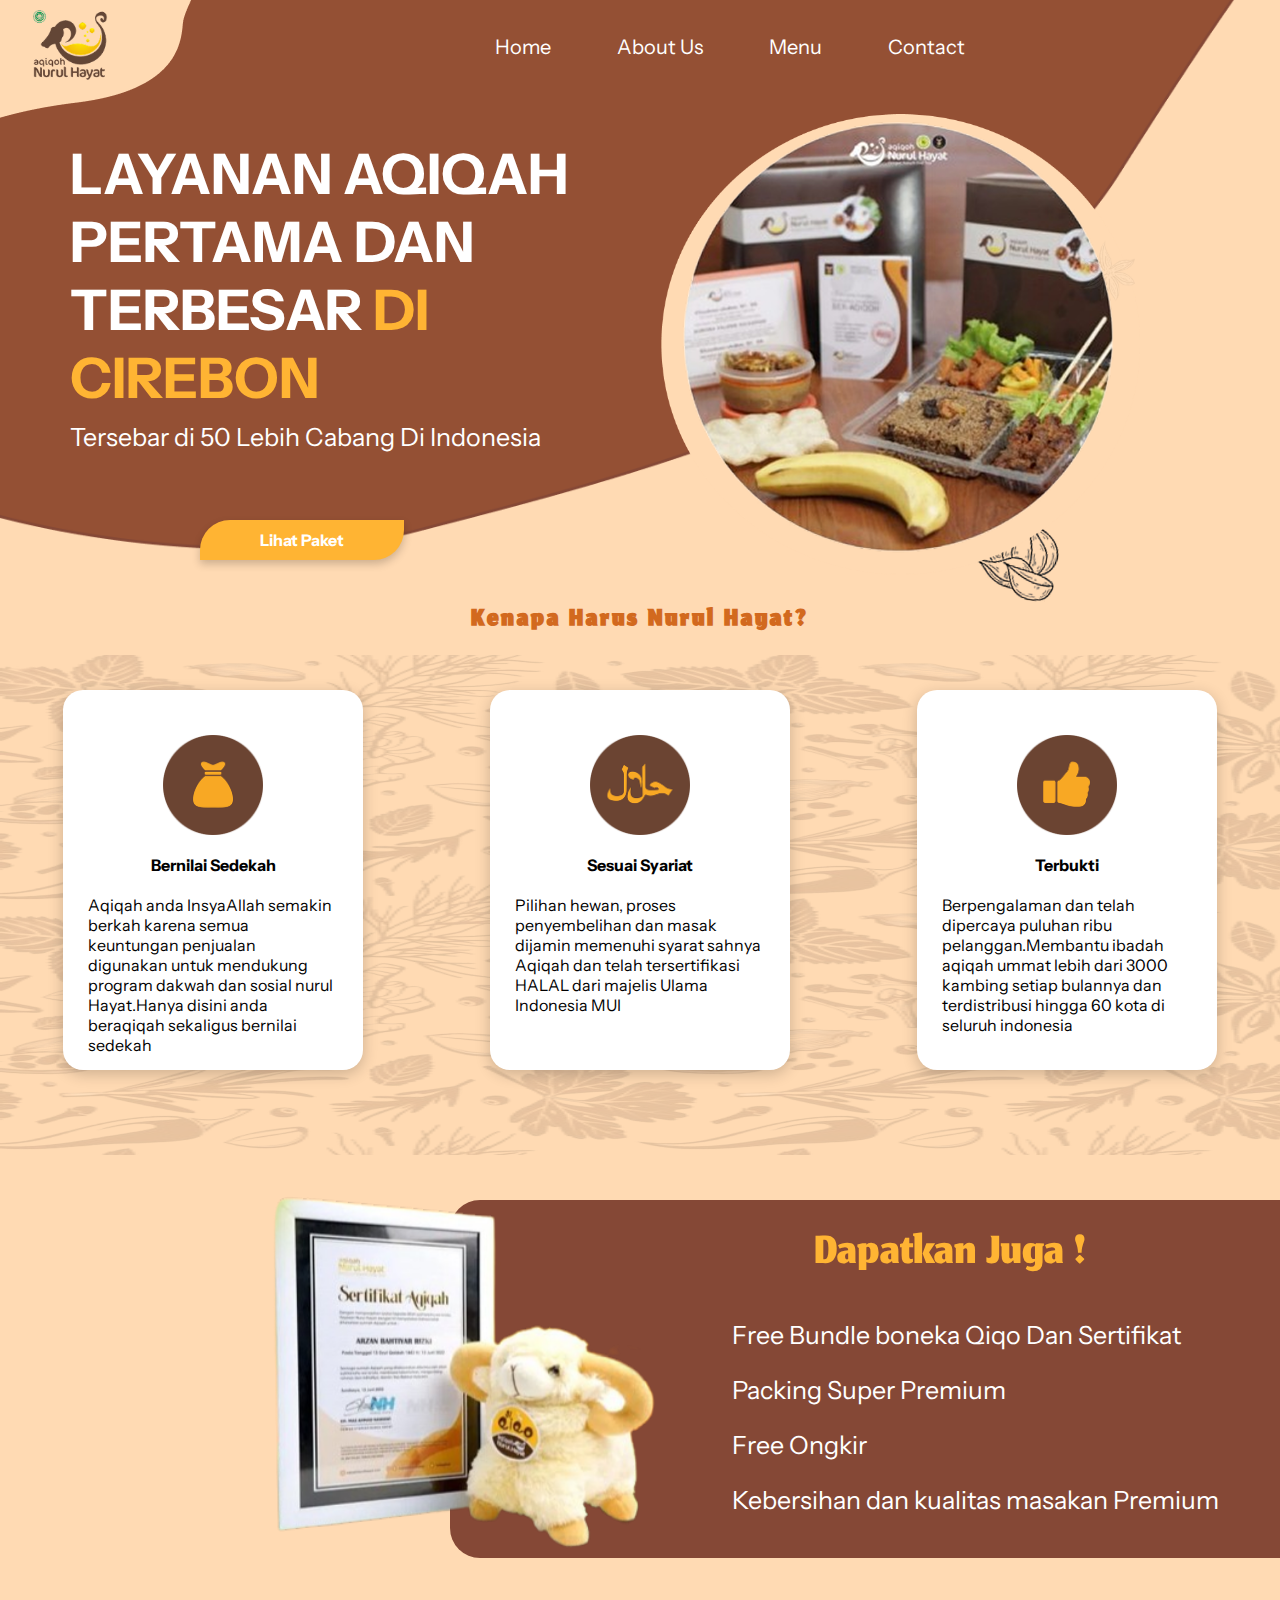
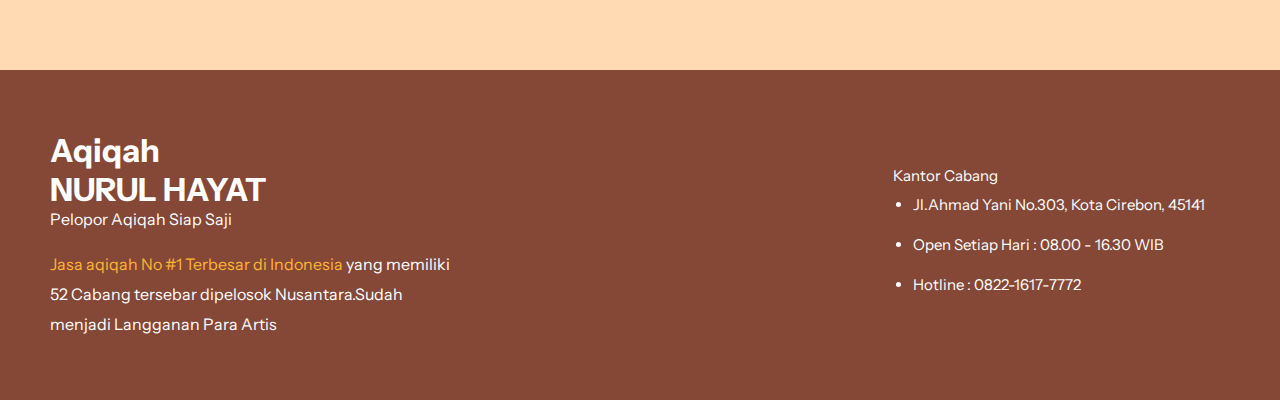
<file: index.html>
<!DOCTYPE html>
<html lang="en">
<head>
    <meta charset="UTF-8">
    <meta name="viewport" content="width=device-width, initial-scale=1.0">
    <title>Nurul Hayat</title>
    <link rel="stylesheet" href="style/style.css">
</head>
<body>
    <div class="home">
        <img class="logo-s" src="img/Ellipse 15.png" alt="">
        <img class="logo" src="img/logo_nh 1.png" alt="">
        <img class="shapes1" src="img/Vector3.png" alt="">
        <div class="nav">
            <a href="index.html">Home</a>
            <a href="about.html">About Us</a>
            <a href="menu.html">Menu</a>
            <a href="contact.html">Contact</a>
        </div>
        <div class="home-text">
            <h1>LAYANAN AQIQAH PERTAMA DAN TERBESAR <span>DI CIREBON</span></h1>
            <p class="p-home" >Tersebar di 50 Lebih Cabang Di Indonesia</p>
        </div>
        <img class="img-lpage" src="img/pc.png" alt="">
        <a class="lihatpaket" href="">Lihat Paket</a>
        </div>

    
    <section class="home2">
        <img class="background" src="img/background.png" alt="">
        <div class="home2-heading">

        </div>
        <h1>Kenapa Harus Nurul Hayat?</h1>
        <div class="home-cardwhy">
            <div class="cardwhy">
                <div class="cardwhy-content">
                    <img src="img/why3.png" alt="">
                </div>
                <div class="cardwhy-content">
                    <h4>Bernilai Sedekah</h4>
                </div>
                
                <div class="cardwhy-content">
                    <p>Aqiqah anda InsyaAllah  semakin berkah karena semua keuntungan penjualan digunakan untuk  mendukung program dakwah dan sosial nurul Hayat.Hanya disini anda beraqiqah sekaligus bernilai sedekah</p>
                </div>
                
            </div>
            <div class="cardwhy">
                <div class="cardwhy-content">
                    <img src="img/why2.png" alt="">
                </div>
                <div class="cardwhy-content">
                    <h4>Sesuai Syariat </h4>
                </div>
                <div class="cardwhy-content">
                    <p>Pilihan hewan, proses penyembelihan dan masak dijamin memenuhi syarat sahnya Aqiqah dan telah tersertifikasi HALAL dari majelis Ulama Indonesia MUI</p>
                </div>
                
            </div>
            <div class="cardwhy">
                <div class="cardwhy-content">
                    <img src="img/why1.png" alt="">
                </div>
                <div class="cardwhy-content">
                    <h4>Terbukti</h4>
                </div>
                <div class="cardwhy-content">
                    <p>Berpengalaman dan telah dipercaya puluhan ribu pelanggan.Membantu ibadah aqiqah ummat lebih dari 3000 kambing setiap bulannya dan terdistribusi hingga 60 kota di seluruh indonesia</p>
                </div>
                
            </div>
        </div>
    </section>

    <section class="home3">
        <div class="home-card3">
            <img src="img/qqo.png" alt="">
            <div class="card3">
            <div class="card3-content">
                <div class="content3">
                    <p>Dapatkan Juga !</p>
                </div>
                <div class="content3">
                    <ul>
                        <li>Free Bundle boneka Qiqo Dan Sertifikat</li>
                        <li>Packing Super Premium</li>
                        <li>Free Ongkir</li>
                        <li>Kebersihan dan kualitas masakan Premium</li>
                    </ul>
                </div>
            </div>
            
        </div>
        </div>
        
    </section>

    <section class="footer">
        <div class="footer-content">
            <div class="fcontent">
                <h1>Aqiqah</h1>
                <h1>NURUL HAYAT</h1>
                <p>Pelopor Aqiqah Siap Saji</p>
            </div>
            <div class="fcontent-bottom">
                <p><span>Jasa aqiqah No #1  Terbesar di Indonesia</span> yang memiliki 52 Cabang tersebar dipelosok Nusantara.Sudah menjadi Langganan Para Artis</p>
            </div>
        </div>
        <div class="footer-content2">
            <p>Kantor Cabang</p>
            <ul>
                <li>Jl.Ahmad Yani No.303, Kota Cirebon, 45141</li>
                <li>Open Setiap Hari : 08.00 - 16.30 WIB</li>
                <li>Hotline : 0822-1617-7772</li>
            </ul>
        </div>
    </section>
    
</body>
</html>
</file>
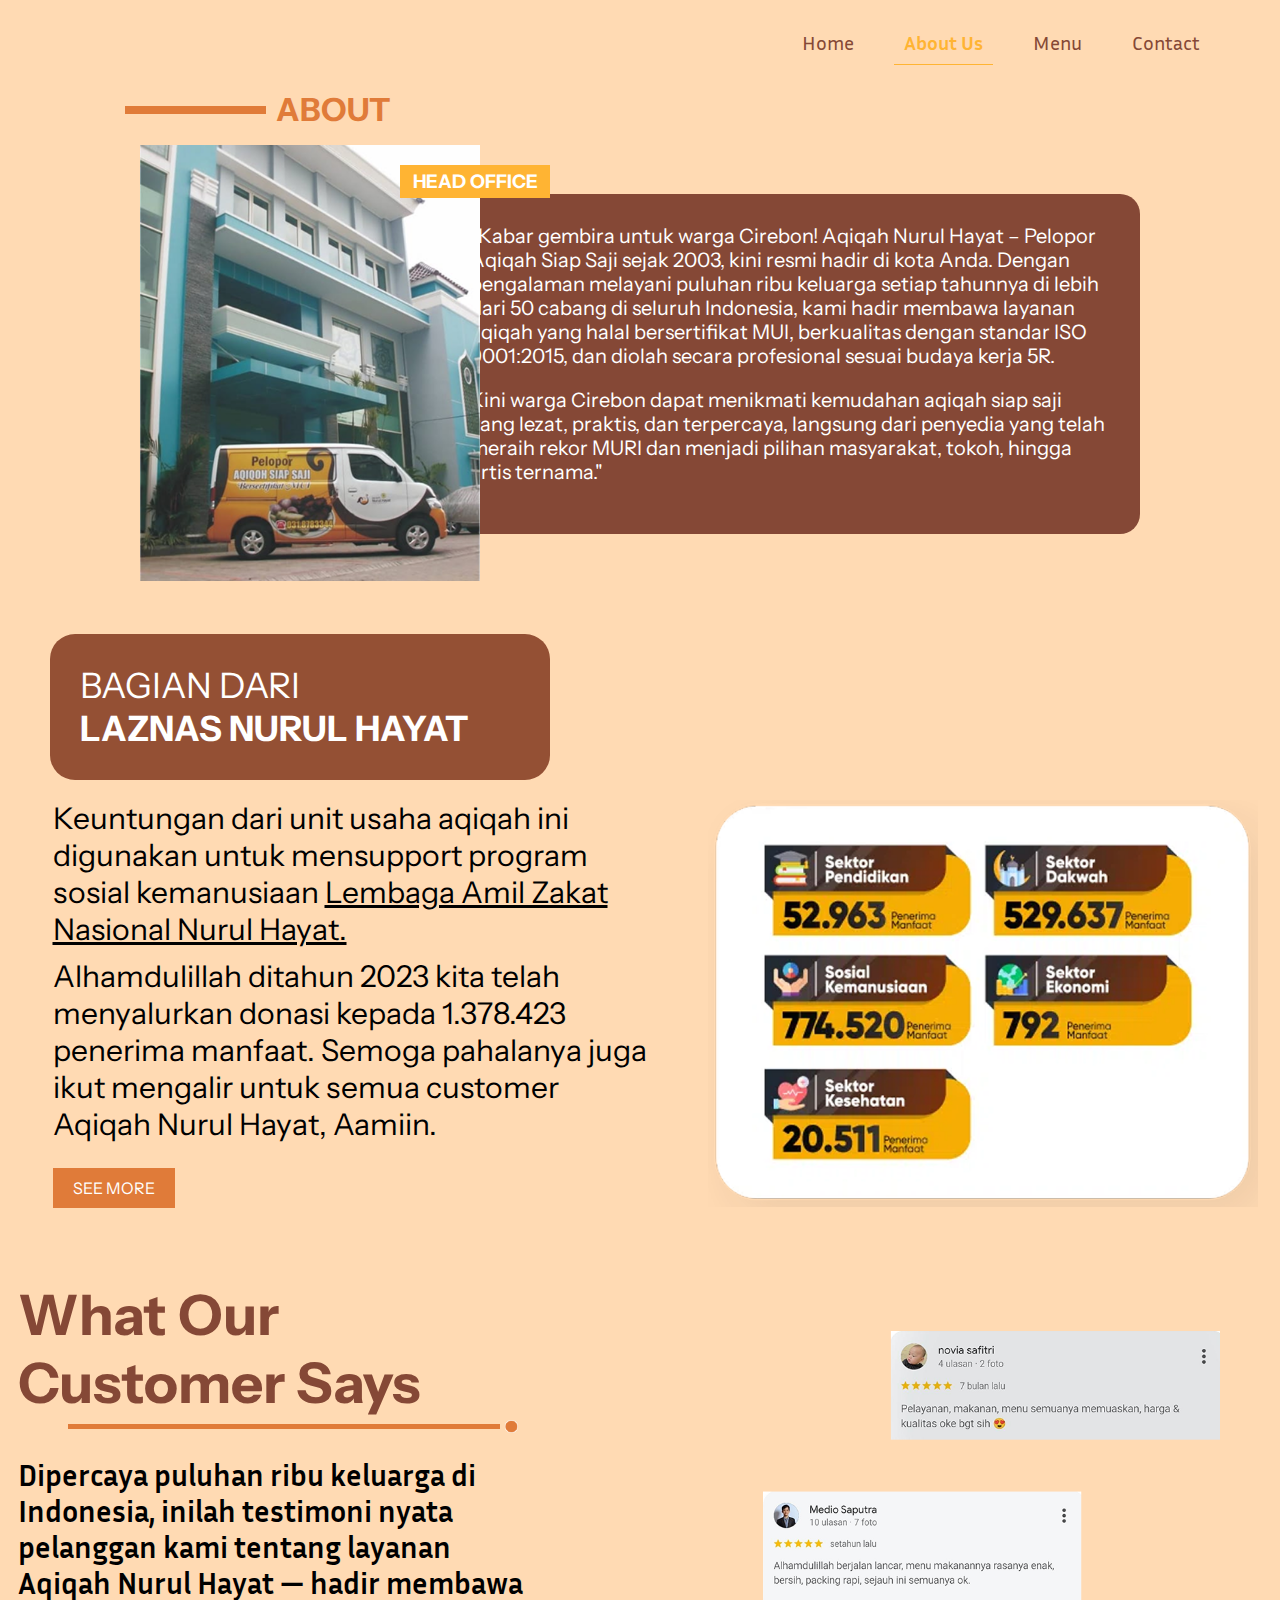
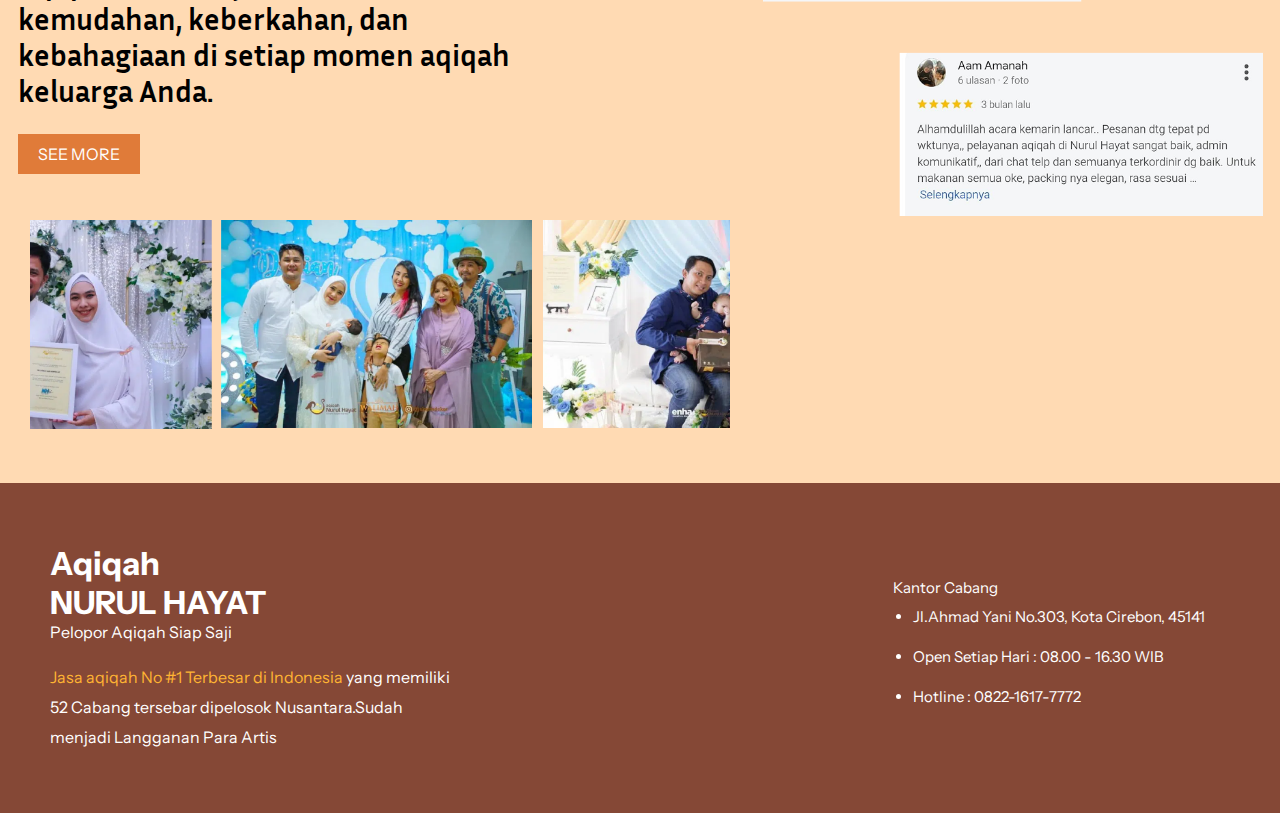
<file: about.html>
<!DOCTYPE html>
<html lang="en">
<head>
    <meta charset="UTF-8">
    <meta name="viewport" content="width=device-width, initial-scale=1.0">
    <title>About</title>
    <link rel="stylesheet" href="style/style.css">
</head>
<body class="body-about">

    <div class="nav-about">
        <a href="index.html">Home</a>
        <a class="nav-active" href="">About Us</a>
        <a href="menu.html">Menu</a>
        <a href="contact.html">Contact</a>
    </div>

    <section class="about">
        <div class="heading-about">
            <img src="img/Line 4.png" alt="">
            <h1>ABOUT</h1>
        </div>
        <img class="about-img1" src="img/Nh 1.png" alt="">
        <h3 class="headoffice"> HEAD OFFICE </h3>
        <div class="about-content">
            <p>
                "Kabar gembira untuk warga Cirebon! Aqiqah Nurul Hayat – Pelopor Aqiqah Siap Saji sejak 2003, kini resmi hadir di kota Anda. Dengan pengalaman melayani puluhan ribu keluarga setiap tahunnya di lebih dari 50 cabang di seluruh Indonesia, kami hadir membawa layanan aqiqah yang halal bersertifikat MUI, berkualitas dengan standar ISO 9001:2015, dan diolah secara profesional sesuai budaya kerja 5R.
            </p>
            <p>
                Kini warga Cirebon dapat menikmati kemudahan aqiqah siap saji yang lezat, praktis, dan terpercaya, langsung dari penyedia yang telah meraih rekor MURI dan menjadi pilihan masyarakat, tokoh, hingga artis ternama."
            </p>
        </div>
        
    </section>

    <section class="about2">
        <div class="about2-content">
            <div class="about2-top">
                <p>BAGIAN DARI</p>
                <h2>LAZNAS NURUL HAYAT</h2>
            </div>
            <div class="about2-bottom">
                <div class="ab2-left">
                    <p>Keuntungan dari unit usaha aqiqah ini digunakan untuk mensupport program sosial kemanusiaan <span class="span2">Lembaga Amil Zakat Nasional Nurul Hayat.</span></p>
                    <p>Alhamdulillah ditahun 2023 kita telah menyalurkan donasi kepada 1.378.423 penerima manfaat. Semoga pahalanya juga ikut mengalir untuk semua customer Aqiqah Nurul Hayat, Aamiin.</p>
                    <div class="ab2-button">
                        <a href="">SEE MORE</a>
                    </div>
                    
                </div>
                <div class="ab2-right">
                    <img src="img/sektroprgram.png" alt="">
                </div>
            </div>
        </div>
    </section>

    <section class="testi">
        <div class="testi-left">
            <div class="testileft-heading">
                <h2>What Our</h2>
                <h2>Customer Says</h2>
                <img src="img/gars.png" alt="">
            </div>
            <p>Dipercaya puluhan ribu keluarga di Indonesia, inilah testimoni nyata pelanggan kami tentang layanan Aqiqah Nurul Hayat — hadir membawa kemudahan, keberkahan, dan kebahagiaan di setiap momen aqiqah keluarga Anda.</p>
            <div class="ab2-button">
                <a href="">SEE MORE</a>
            </div>
        </div>
        <div class="testi-right">
            <img src="img/Group 1.png" alt="">
        </div>
    </section>

    <img class="img-testi" src="img/arts.png" alt="">

    <section class="footer-about">
        <div class="footer-content">
            <div class="fcontent">
                <h1>Aqiqah</h1>
                <h1>NURUL HAYAT</h1>
                <p>Pelopor Aqiqah Siap Saji</p>
            </div>
            <div class="fcontent-bottom">
                <p><span>Jasa aqiqah No #1  Terbesar di Indonesia</span> yang memiliki 52 Cabang tersebar dipelosok Nusantara.Sudah menjadi Langganan Para Artis</p>
            </div>
        </div>
        <div class="footer-content2">
            <p>Kantor Cabang</p>
            <ul>
                <li>Jl.Ahmad Yani No.303, Kota Cirebon, 45141</li>
                <li>Open Setiap Hari : 08.00 - 16.30 WIB</li>
                <li>Hotline : 0822-1617-7772</li>
            </ul>
        </div>
    </section>
    
    
</body>
</html>
</file>
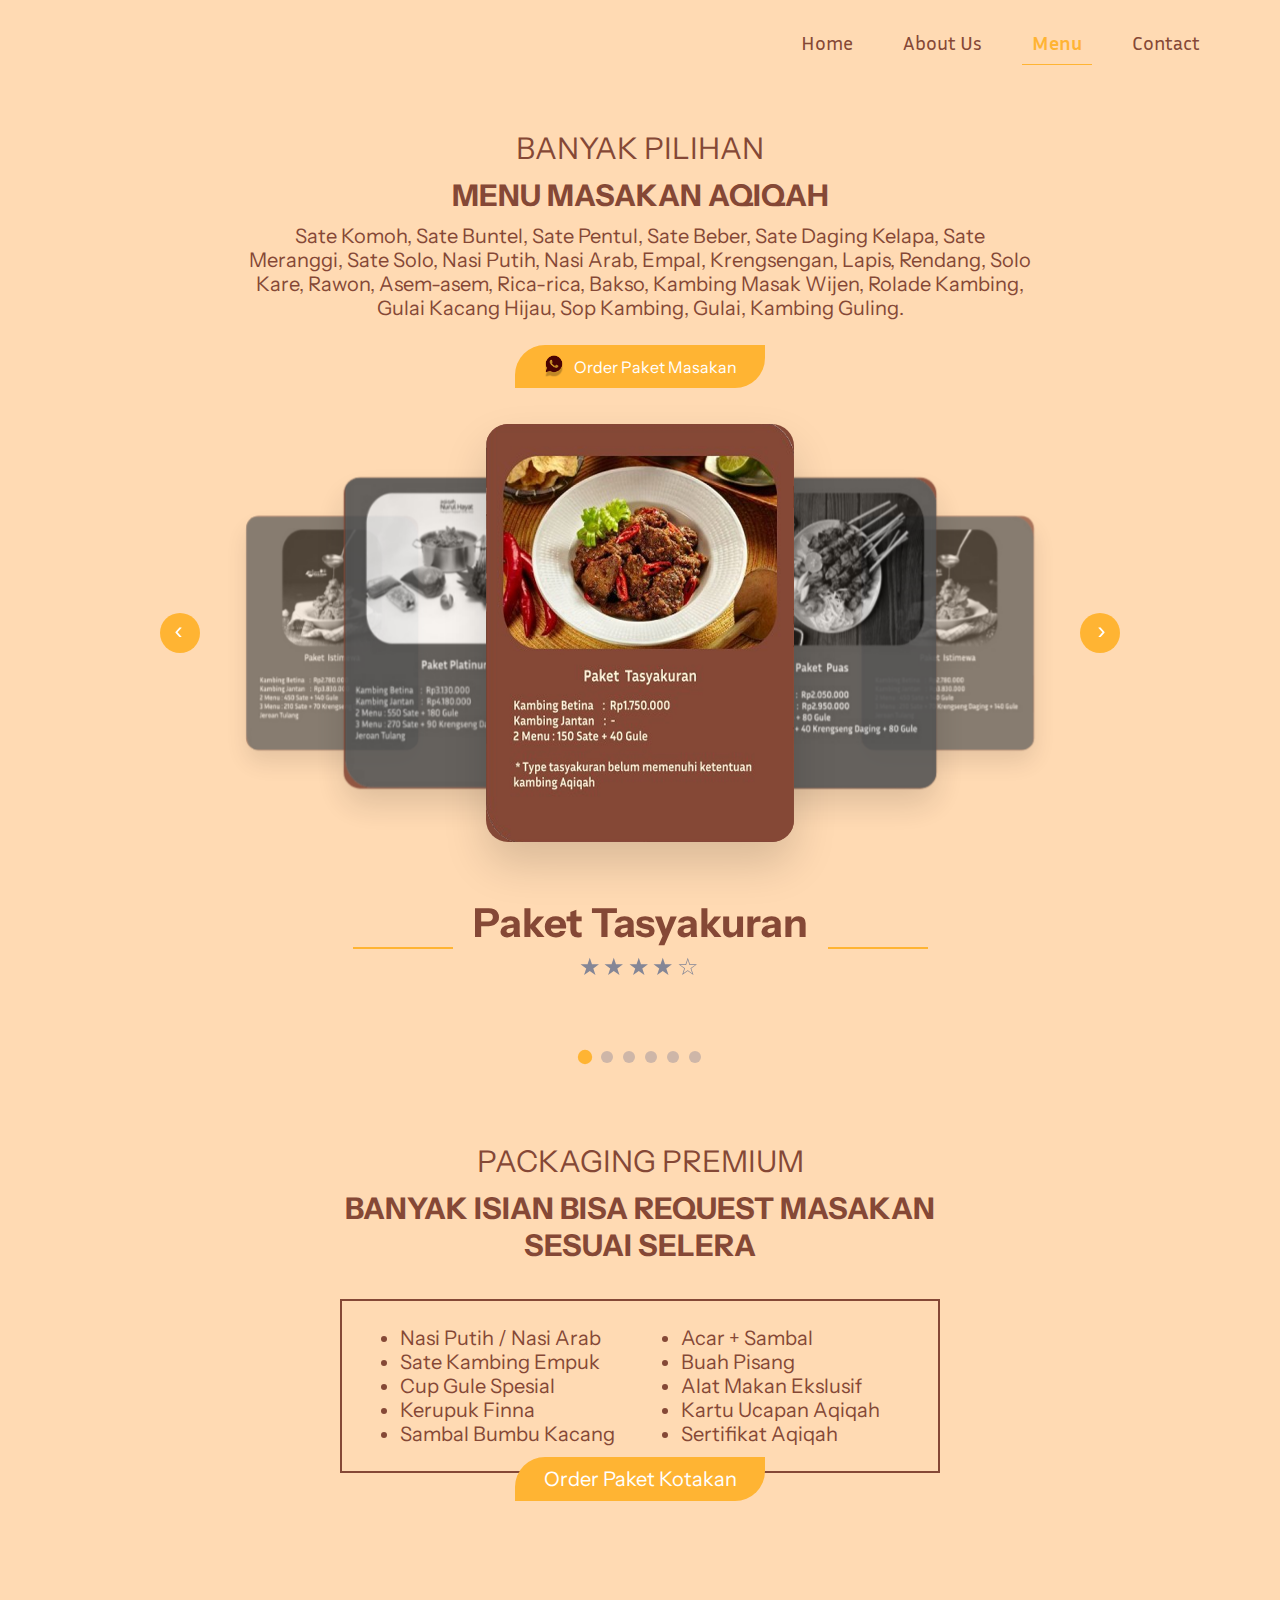
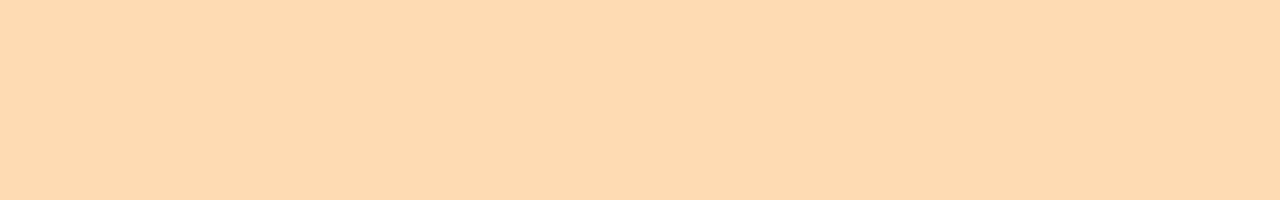
<file: menu.html>
<!DOCTYPE html>
<html lang="en">
<head>
    <meta charset="UTF-8">
    <meta name="viewport" content="width=device-width, initial-scale=1.0">
    <title>Nurul Hayat - Menu</title>
    <link rel="stylesheet" href="style/style.css">
</head>
<body>
    <div class="nav-about">
        <a href="index.html">Home</a>
        <a href="about.html">About Us</a>
        <a class="nav-active" href="menu.html">Menu</a>
        <a href="contact.html">Contact</a>
    </div>

    <section class="menu1">
        <p class="p1" >BANYAK PILIHAN</p>
        <p class="p2">MENU MASAKAN AQIQAH</p>
        <p class="p3">Sate Komoh, Sate Buntel, Sate Pentul, Sate Beber, Sate Daging Kelapa, Sate Meranggi, Sate Solo, Nasi Putih, Nasi Arab, Empal, Krengsengan, Lapis, Rendang, Solo Kare, Rawon, Asem-asem, Rica-rica, Bakso, Kambing Masak Wijen, Rolade Kambing, Gulai Kacang Hijau, Sop Kambing, Gulai, Kambing Guling.</p>
        <a class="tombol-menu1" href="https://wa.me/6288220962567"><img src="img/wa.png" alt=""> Order Paket Masakan</a>
    </section>

    <section class="carousel">
        <div class="carousel-container">
	<button class="nav-arrow left">‹</button>
	<div class="carousel-track">
		<div class="card" data-index="0">
			<img src="img/menu1.png" alt="Team Member 1">
		</div>
		<div class="card" data-index="1">
			<img src="img/menu2.png" alt="Team Member 2">
		</div>
		<div class="card" data-index="2">
			<img src="img/menu3.png" alt="Team Member 3">
		</div>
		<div class="card" data-index="3">
			<img src="img/menu4.png" alt="Team Member 4">
		</div>
		<div class="card" data-index="4">
			<img src="img/menu5.png" alt="Team Member 5">
		</div>
		<div class="card" data-index="5">
			<img src="img/menu6.png" alt="Team Member 6">
		</div>
	</div>
	<button class="nav-arrow right">›</button>
        </div>
        <div class="member-info">
	<h2 class="member-name">David Kim</h2>
	<p class="member-role">Founder</p>
        </div>
        <div class="dots">
	<div class="dot active" data-index="0"></div>
	<div class="dot" data-index="1"></div>
	<div class="dot" data-index="2"></div>
	<div class="dot" data-index="3"></div>
	<div class="dot" data-index="4"></div>
	<div class="dot" data-index="5"></div>
        </div>
    </section>

    <div class="menu3">
        <p class="p1">
            PACKAGING PREMIUM
        </p>

        <p class="p2">
            BANYAK ISIAN BISA REQUEST MASAKAN SESUAI SELERA
        </p>
        <div class="kotak-menu">
            <div class="kotakmenu-content">
                <ul>
                    <li>Nasi Putih / Nasi Arab</li>
                    <li>Sate Kambing Empuk</li>
                    <li>Cup Gule Spesial</li>
                    <li>Kerupuk Finna</li>
                    <li>Sambal Bumbu Kacang</li>
                </ul>
            </div>
            <div class="kotakmenu-content">
                <ul>
                    <li>Acar + Sambal</li>
                    <li>Buah Pisang</li>
                    <li>Alat Makan Ekslusif</li>
                    <li>Kartu Ucapan Aqiqah</li>
                    <li>Sertifikat Aqiqah</li>
                </ul>
            </div>
             <a class="kotakmenu-tombol" href="">Order Paket Kotakan</a>

        </div>
       
    </div>



    <script>

        const teamMembers = [
	{ name: "Paket Tasyakuran", role: "★★★★☆" },
	{ name: "Paket Puas", role: "★★★★☆" },
	{ name: "Paket Istimewa", role: "★★★★☆" },
	{ name: "Paket Super", role: "★★★★☆" },
	{ name: "Paket Istimewa", role: "★★★★☆" },
	{ name: "Paket Platinum", role: "★★★★★" }
];

const cards = document.querySelectorAll(".card");
const dots = document.querySelectorAll(".dot");
const memberName = document.querySelector(".member-name");
const memberRole = document.querySelector(".member-role");
const leftArrow = document.querySelector(".nav-arrow.left");
const rightArrow = document.querySelector(".nav-arrow.right");
let currentIndex = 0;
let isAnimating = false;

function updateCarousel(newIndex) {
	if (isAnimating) return;
	isAnimating = true;

	currentIndex = (newIndex + cards.length) % cards.length;

	cards.forEach((card, i) => {
		const offset = (i - currentIndex + cards.length) % cards.length;

		card.classList.remove(
			"center",
			"left-1",
			"left-2",
			"right-1",
			"right-2",
			"hidden"
		);

		if (offset === 0) {
			card.classList.add("center");
		} else if (offset === 1) {
			card.classList.add("right-1");
		} else if (offset === 2) {
			card.classList.add("right-2");
		} else if (offset === cards.length - 1) {
			card.classList.add("left-1");
		} else if (offset === cards.length - 2) {
			card.classList.add("left-2");
		} else {
			card.classList.add("hidden");
		}
	});

	dots.forEach((dot, i) => {
		dot.classList.toggle("active", i === currentIndex);
	});

	memberName.style.opacity = "0";
	memberRole.style.opacity = "0";

	setTimeout(() => {
		memberName.textContent = teamMembers[currentIndex].name;
		memberRole.textContent = teamMembers[currentIndex].role;
		memberName.style.opacity = "1";
		memberRole.style.opacity = "1";
	}, 300);

	setTimeout(() => {
		isAnimating = false;
	}, 800);
}

leftArrow.addEventListener("click", () => {
	updateCarousel(currentIndex - 1);
});

rightArrow.addEventListener("click", () => {
	updateCarousel(currentIndex + 1);
});

dots.forEach((dot, i) => {
	dot.addEventListener("click", () => {
		updateCarousel(i);
	});
});

cards.forEach((card, i) => {
	card.addEventListener("click", () => {
		updateCarousel(i);
	});
});

document.addEventListener("keydown", (e) => {
	if (e.key === "ArrowLeft") {
		updateCarousel(currentIndex - 1);
	} else if (e.key === "ArrowRight") {
		updateCarousel(currentIndex + 1);
	}
});

let touchStartX = 0;
let touchEndX = 0;

document.addEventListener("touchstart", (e) => {
	touchStartX = e.changedTouches[0].screenX;
});

document.addEventListener("touchend", (e) => {
	touchEndX = e.changedTouches[0].screenX;
	handleSwipe();
});

function handleSwipe() {
	const swipeThreshold = 50;
	const diff = touchStartX - touchEndX;

	if (Math.abs(diff) > swipeThreshold) {
		if (diff > 0) {
			updateCarousel(currentIndex + 1);
		} else {
			updateCarousel(currentIndex - 1);
		}
	}
}

updateCarousel(0);


    </script>

    
</body>
</html>
</file>
<file: style/style.css>
@import url('https://fonts.googleapis.com/css2?family=Instrument+Sans:ital,wght@0,400..700;1,400..700&display=swap');
@import url('https://fonts.googleapis.com/css2?family=Inria+Sans:ital,wght@0,300;0,400;0,700;1,300;1,400;1,700&family=Jomhuria&display=swap');

*{
    margin: 0;
    padding: 0;
    box-sizing: border-box;
}

body{
    font-family: "Instrument Sans", sans-serif;
    background-color: #FFDAB3;
    height: 200vh;
}

.body-about{
    height: 10vh;
}


.home{
    position: relative;
}

.home .shapes1{
    position: absolute;
    right: 0px;
    top: -250px;
    width: 1510px;
    z-index: -1;
}

.logo{
    position: absolute;
    left: 30px;
    top: 5px;
    width: 80px;
}

.logo-s{
    position: absolute;
    top: -50px;
    left: -50px;
}

.nav{
    position: absolute;
    top: 20px;
    width: 500px;
    padding: 10px;
    /* border: 1px solid red; */
    right: 300px;
    display: flex;
    justify-content: space-between;
}

.nav a{
    color: white;
    text-decoration: none;
    /* font-weight: bold; */
    font-size: 20px;
    padding: 5px;
}

.nav a:hover{
    color: #FFB433;
    border-bottom: 1px solid #FFB433;
}

.home-text{
    /* border: 1px solid red; */
    position: absolute;
    width: 500px;
    margin-left: 70px;
    font-size: 28px;
    margin-top: 140px;
    color: white;
}

span{
    color: #FFB433;
}

.p-home{
    /* border: 1px solid red; */
    width: 700px;
    margin-top: 10px;
    font-size: 25px;
}

.img-lpage{
    position: absolute;
    width: 500px;
    right: 140px;
    margin-top: 70px;
}

.lihatpaket{
    position: absolute;
    left: 200px;
    top: 520px;
    padding: 10px 60px;
    background-color: #FFB433;
    text-decoration: none;
    color: white    ;
    font-weight: bold;
    border-radius: 30px 0px 30px 0px;
    box-shadow: 0 4px 8px rgba(0,0,0,0.2);
}

.lihatpaket:hover{
   background-color: rgb(161, 87, 34); 
}

/* Home2 */

.home2{
    position: relative;
    top: 600px;
    /* background-image: url(../img/background.png); */
}

.background {
    position: absolute;
    top: 55px;
    z-index: -1;
    /* border: 1px solid red; */
    width: 1350px;
    height:500px;
    opacity: 20%;
}

.home2 h1   {
    /* position: absolute; */
    font-family: "Jomhuria", serif;
    color: chocolate;
    font-size: 40px;
    left: 500px;
    top: 600px;
    letter-spacing: 3px;
    text-align: center;
}


.home-cardwhy{
    margin-top: 50px;
    display: flex;
    justify-content: center;
    align-items: center;
}

.cardwhy{
    position: static;
    background-color: white;
    width: 300px;
    height: 380px;
    margin: auto;
    padding: 25px;
    border-radius: 20px;
    box-shadow: 0 4px 15px rgba(0, 0, 0, 0.2);
}

.cardwhy-content{
    margin-top: 20px;
    display: flex;
    justify-content: center;
    align-items: center;
    /* border: 1px solid red; */
    text-align:left;
}

.cardwhy img{
    width: 100px;

}


.home3{
    position: relative;
    width: 1350px;
    height: 400px;
    top: 650px;
    right: 0;
}

.home-card3{
    position: relative;
}

.card3{
    position: absolute;
    top: 80px;
    right: 0px;
    width: 900px;
    height: 358px;
    background-color: #854836;
    display: flex;
    justify-content: center;
    /* border: 1px solid red; */
    border-radius: 30px 00px 0px 30px;
    z-index: -1;
}

.home-card3 img{
    position: absolute;
    right: 670px;
    top: 60px;
    width: 440px;
    /* border: 1px solid red; */
}

.content3{
    /* border: 1px solid red; */
    padding: 10px;
    margin-top: 10px;
}

.content3 p{
    text-align: center;
    color: #FFB433;
    font-family: "Jomhuria", serif;
    font-size: 70px;
    margin-left: 100px;
}

.content3 ul li{
    color: white;
    font-size: 25px;
    padding-bottom: 25px;
    margin-left: 150px;
    list-style-type: none;
}

/* FOOTER */

.footer{
    position: relative;
    top: 800px;
    background-color: #854836;
    height: 330px;
    display: flex;
    justify-content: space-between;
    align-items: center;
    padding-left: 50px;
}

.footer-content{
    width: 400px;
}

.fcontent h1{
    color: white;
}

.fcontent p{
    color: white;
}

.fcontent-bottom{
    margin-top: 20px;
    color: white;
    line-height: 30px;
}

.footer-content2{
    color: white;
    font-size: 15px;
    padding: 15px;
    margin-right: 60px;
}

.footer-content2 ul{
    line-height: 40px;
    margin-left: 20px;
}


/* --------ABOUT--------- */

.nav-about{
    /* background-color: red; */
    padding: 20px;
    display: flex;
    justify-content: end;
    padding-right: 70px;
    gap: 30px;
}

.nav-about a{
    padding: 10px;
    color: #854836;
    font-family: "Inria Sans", sans-serif;
    font-size: 20px;
    text-decoration: none;
}

.nav-about a:hover{
    color: #FFB433;
    border-bottom: 1px solid #FFB433;
    transition: 0.5s ease-in;
}

 a.nav-active{
    color: #FFB433;
    border-bottom: 1px solid #FFB433;
    font-weight: bolder;
}

.heading-about{
    display: flex;
    align-items: center;
    gap: 10px;
    margin-left: 120px;
    padding: 5px;
}

.heading-about h1{
    color: #E07B39;
}

.about{
    position: relative;
}

.about-img1{
    position: absolute;
    width: 340px;
    left: 140px;
    top: 60px;
}


.about-content{
    width: 1000px;
    margin: auto;
    margin-top: 60px;
    padding: 30px;
    background-color: #854836;
    color: white;
    border-radius: 20px;
}

.about-content p{
    margin-left: 300px;
    margin-bottom: 20px;
    font-size: 20px;
}

h3.headoffice{
    background-color: #FFB433;
    color: white;
    padding: 5px;
    width: 150px;
    text-align: center;
    position: absolute;
    left: 400px;
    top: 80px;
}


/* ABOUT 2 */

.about2{
    position: relative;
    margin-top: 100px;
}

.about2-top{
    background-color: #945034;
    width: 500px;
    padding: 30px;
    border-radius: 25px;
    margin-left: 50px;
}

.about2-top p{
    font-size: 35px;
    color: white;
}

.about2-top h2{
    font-size: 35px;
    color: white;
}

.about2-bottom{
    display: flex;
    justify-content: space-around;
    padding: 20px;
    width: 1300px;
    margin-left: 5px
}

.ab2-left{
    width: 600px;
}

.ab2-left p{
    font-size: 30px;
    margin-bottom: 10px;
}

.ab2-button{
    margin-top: 35px;
}

.ab2-button a{
    background-color: #E07B39;
    color: white;
    text-decoration: none;
    padding: 10px 20px;
}

.ab2-button a:hover{
    background-color: #9e5e33;
}

.ab2-right img{
    width: 550px;
}

.span2{
    text-decoration: underline;
    color: black;
}

/* TESTI */

.testi{
    margin-top: 50px;
    display: flex;
    justify-content: space-around;
    gap: 10px;
}

.testi-left{
    width: 700px;
}

.testi-left p{
    font-family: "Inria Sans", sans-serif;
    font-weight: bolder;
    font-size: 30px;
    width: 520px;
}

.testileft-heading{
    margin-bottom: 20px;
}

.testileft-heading h2{
    font-size: 56px;
    color: #854836;
}

.testileft-heading img{
width: 450px;
margin-left: 50px;
}


.testi-right img{
    width: 500px;
    margin-top: 50px;
}

.img-testi{
    width: 700px;
    margin-left: 30px;
}


/* FOOTER */

.footer-about{
    position: relative;
    top: 50px;
    background-color: #854836;
    height: 330px;
    display: flex;
    justify-content: space-between;
    align-items: center;
    padding-left: 50px;
}

.footer-content{
    width: 400px;
}

.fcontent h1{
    color: white;
}

.fcontent p{
    color: white;
}

.fcontent-bottom{
    margin-top: 20px;
    color: white;
    line-height: 30px;
}

.footer-content2{
    color: white;
    font-size: 15px;
    padding: 15px;
    margin-right: 60px;
}

.footer-content2 ul{
    line-height: 40px;
    margin-left: 20px;
}

/* ------------MENU----------- */

.menu1{
    width: 800px;
    margin: auto;
    margin-top: 40px;
}

.menu1 p{
    text-align: center;
    font-size: 30px;
    padding: 5px;
    font-family: "Instrument Sans", sans-serif;
    color: #854836;

}

.p2{
 font-weight: bolder;
}

p.p3{
font-size: 20px;
}

a.tombol-menu1{
    text-decoration: none;
    color: white;
    background-color:#FFB433;
    padding: 10px;
    display: flex;
    justify-content: center;
    align-items: center;
    gap: 10px;
    width: 250px;
    margin: auto;
    margin-top: 20px;
    border-radius: 30px 0px 30px 0px;
}

a.tombol-menu1 img{
    width: 20px;
}

a.tombol-menu1:hover{
    background-color: #d4901b;
}

/* CAROUSEL START */

section.carousel{
    width: 1000px;
    margin: auto;
}

.carousel-container {
	width: 100%;
	max-width: 1200px;
	height: 450px;
	position: relative;
	perspective: 1000px;
	margin-top: 2%;
}

.carousel-track {
	width: 100%;
	height: 100%;
	display: flex;
	justify-content: center;
	align-items: center;
	position: relative;
	transform-style: preserve-3d;
	transition: transform 0.8s cubic-bezier(0.25, 0.46, 0.45, 0.94);
}

.card {
	position: absolute;
	width: 280px;
	height: 380px;
	background: #854836;
	border-radius: 20px;
	overflow: hidden;
	box-shadow: 0 20px 40px rgba(0, 0, 0, 0.15);
	transition: all 0.8s cubic-bezier(0.25, 0.46, 0.45, 0.94);
	cursor: pointer;
}

.card img {
	width: 100%;
	height: 100%;
	object-fit:fill;
	transition: all 0.8s cubic-bezier(0.25, 0.46, 0.45, 0.94);
}

.card.center {
	z-index: 10;
	transform: scale(1.1) translateZ(0);
}

.card.center img {
	filter: none;
}

.card.left-2 {
	z-index: 1;
	transform: translateX(-400px) scale(0.8) translateZ(-300px);
	opacity: 0.7;
}

.card.left-2 img {
	filter: grayscale(100%);
}

.card.left-1 {
	z-index: 5;
	transform: translateX(-200px) scale(0.9) translateZ(-100px);
	opacity: 0.9;
}

.card.left-1 img {
	filter: grayscale(100%);
}

.card.right-1 {
	z-index: 5;
	transform: translateX(200px) scale(0.9) translateZ(-100px);
	opacity: 0.9;
}

.card.right-1 img {
	filter: grayscale(100%);
}

.card.right-2 {
	z-index: 1;
	transform: translateX(400px) scale(0.8) translateZ(-300px);
	opacity: 0.7;
}

.card.right-2 img {
	filter: grayscale(100%);
}

.card.hidden {
	opacity: 0;
	pointer-events: none;
}

.member-info {
	text-align: center;
	margin-top: 40px;
	transition: all 0.5s ease-out;
}

.member-name {
	color: #854836;
	font-size: 2.5rem;
	font-weight: 700;
	margin-bottom: 10px;
	position: relative;
	display: inline-block;
}

.member-name::before,
.member-name::after {
	content: "";
	position: absolute;
	top: 100%;
	width: 100px;
	height: 2px;
	background: #FFB433;
}

.member-name::before {
	left: -120px;
}

.member-name::after {
	right: -120px;
}

.member-role {
	color: #848696;
	font-size: 1.5rem;
	font-weight: 500;
	opacity: 0.8;
	text-transform: uppercase;
	letter-spacing: 0.1em;
	padding: 10px 0;
	margin-top: -15px;
	position: relative;
}
.dots {
	display: flex;
	justify-content: center;
	gap: 10px;
	margin-top: 60px;
}

.dot {
	width: 12px;
	height: 12px;
	border-radius: 50%;
	background: rgba(8, 42, 123, 0.2);
	cursor: pointer;
	transition: all 0.3s ease;
}

.dot.active {
	background: #FFB433;
	transform: scale(1.2);
}

.nav-arrow {
	position: absolute;
	top: 50%;
	transform: translateY(-50%);
	background: #FFB433;
	color: white;
	width: 40px;
	height: 40px;
	border-radius: 50%;
	display: flex;
	align-items: center;
	justify-content: center;
	cursor: pointer;
	z-index: 20;
	transition: all 0.3s ease;
	font-size: 1.5rem;
	border: none;
	outline: none;
	padding-bottom: 4px;
}

.nav-arrow:hover {
	background: rgba(0, 0, 0, 0.8);
	transform: translateY(-50%) scale(1.1);
}

.nav-arrow.left {
	left: 20px;
	padding-right: 3px;
}

.nav-arrow.right {
	right: 20px;
	padding-left: 3px;
}

@media (max-width: 768px) {
	.about-title {
		font-size: 4.5rem;
	}

	.card {
		width: 200px;
		height: 280px;
	}

	.card.left-2 {
		transform: translateX(-250px) scale(0.8) translateZ(-300px);
	}

	.card.left-1 {
		transform: translateX(-120px) scale(0.9) translateZ(-100px);
	}

	.card.right-1 {
		transform: translateX(120px) scale(0.9) translateZ(-100px);
	}

	.card.right-2 {
		transform: translateX(250px) scale(0.8) translateZ(-300px);
	}

	.member-name {
		font-size: 2rem;
	}

	.member-role {
		font-size: 1.2rem;
	}

	.member-name::before,
	.member-name::after {
		width: 50px;
	}

	.member-name::before {
		left: -70px;
	}

	.member-name::after {
		right: -70px;
	}
}


/* CAROUSEL END*/


.menu3{
    width: 600px;
    margin: auto;
    margin-top: 80px;
    color: #854836;
    padding-bottom: 100px;
}

.menu3 .p1{
    text-align: center;
    font-size: 30px;
    margin-bottom: 10px;
}

.menu3 .p2{
    text-align: center  ;
    font-size: 30px;
}

.kotak-menu{
    display: flex;
    justify-content: space-around;
    align-items: center;
    border: 2px solid #854836;
    padding: 25px;
    margin-top: 35px;
    font-size: 20px;
    position: relative;
}

a.kotakmenu-tombol{
    text-decoration: none;
    color: white;
    background-color:#FFB433;
    padding: 10px;
    display: flex;
    justify-content: center;
    align-items: center;
    width: 250px;
    margin: auto;
    margin-top: 20px;
    border-radius: 30px 0px 30px 0px;
    position: absolute;
    bottom: -30px;
}

a.kotakmenu-tombol:hover{
    background-color: #b47e21;
}
</file>
